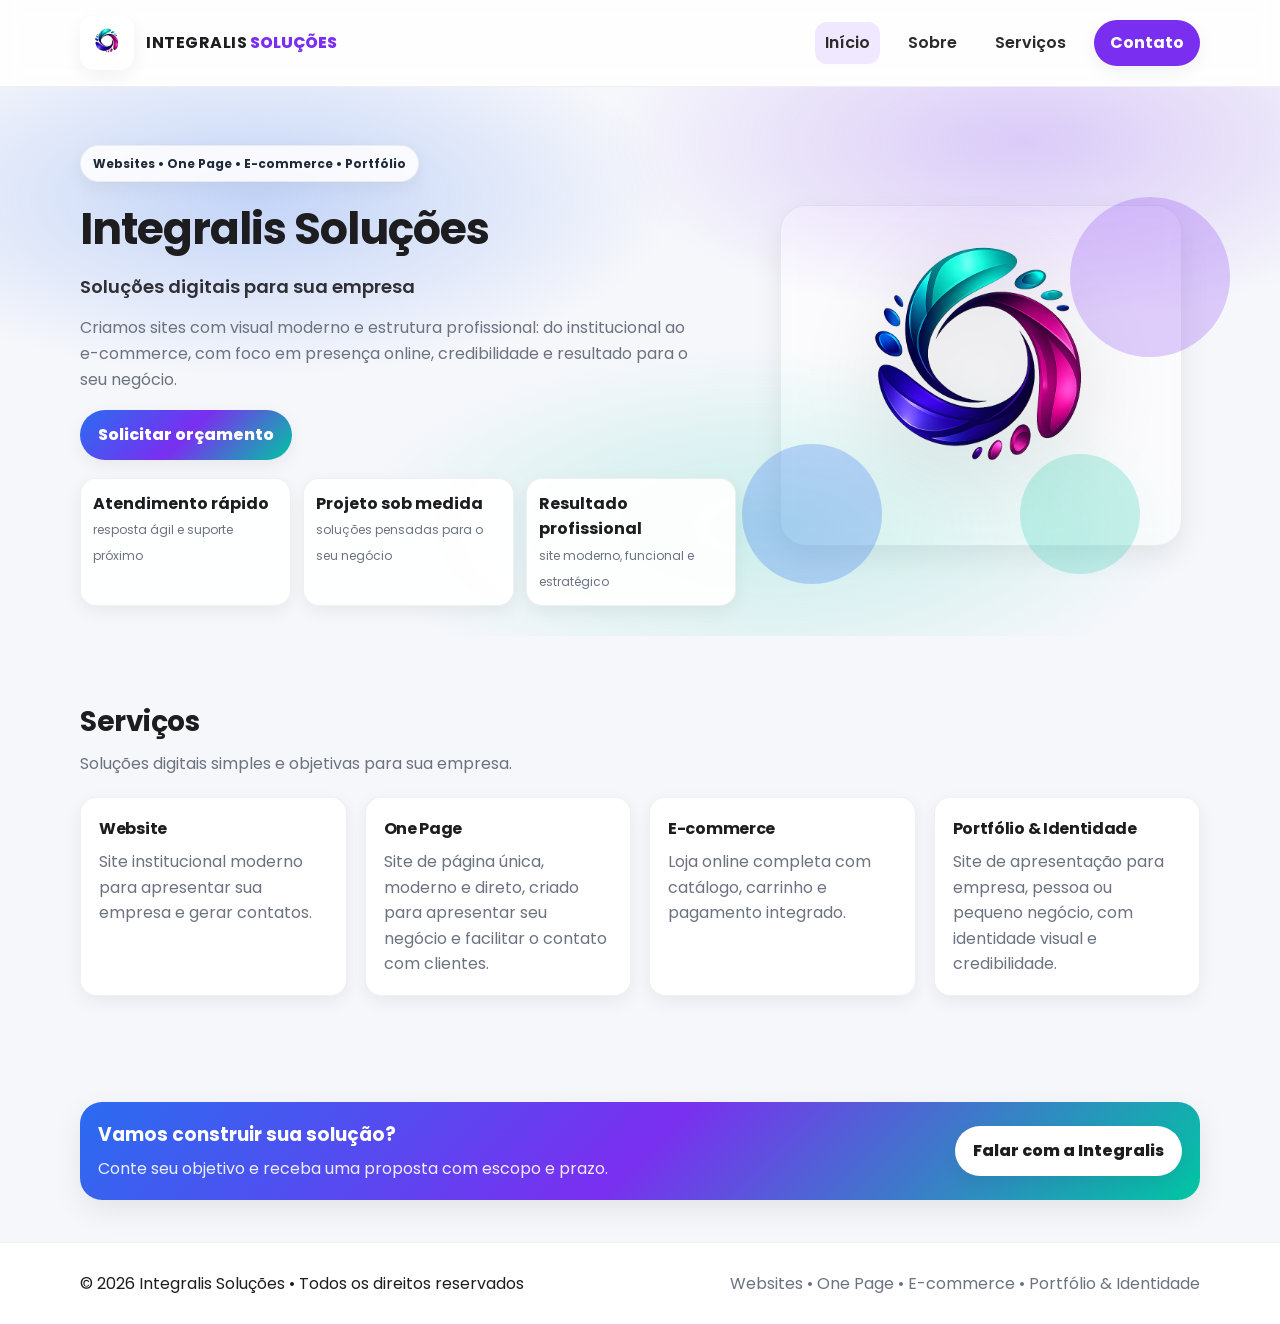
<file: index.html>
<!doctype html>
<html lang="pt-br">
<head>
  <meta charset="utf-8" />
  <meta name="viewport" content="width=device-width,initial-scale=1" />
  <title>Integralis Soluções</title>

  <link rel="stylesheet" href="css/style.css" />
  <link rel="icon" href="data:," />
  <link href="https://fonts.googleapis.com/css2?family=Poppins:wght@300;400;600;700&display=swap" rel="stylesheet">
</head>

<body>
  <header class="header">
    <div class="container nav">
      <a class="brand" href="index.html">
        <img class="brandLogo" src="img/LOGOINTEGRALIS.png" alt="Integralis Soluções" />
        <span class="brandText"><strong>INTEGRALIS</strong> <span>SOLUÇÕES</span></span>
      </a>

      <button class="menuToggle" type="button" aria-label="Abrir menu" aria-expanded="false">
        <span class="burger" aria-hidden="true"></span>
      </button>

      <nav class="menu" aria-label="Menu">
        <a class="menuLink isActive" href="index.html">Início</a>
        <a class="menuLink" href="sobre.html">Sobre</a>
        <a class="menuLink" href="servicos.html">Serviços</a>
        <a class="menuBtn" href="contato.html">Contato</a>
      </nav>
    </div>
  </header>

  <main>
    <section class="hero">
      <div class="container heroGrid">
        <div class="heroText">
          <p class="chip">Websites • One Page • E-commerce • Portfólio</p>

          <h1>Integralis Soluções</h1>
          <h2>Soluções digitais para sua empresa</h2>

          <p class="lead">
            Criamos sites com visual moderno e estrutura profissional: do institucional ao e-commerce,
            com foco em presença online, credibilidade e resultado para o seu negócio.
          </p>

          <div class="heroCtas">
            <a class="btnPrimary" href="contato.html">Solicitar orçamento</a>
          </div>

          <div class="heroBadges">
            <div class="badge">
              <strong>Atendimento rápido</strong>
              <span>resposta ágil e suporte próximo</span>
            </div>
            <div class="badge">
              <strong>Projeto sob medida</strong>
              <span>soluções pensadas para o seu negócio</span>
            </div>
            <div class="badge">
              <strong>Resultado profissional</strong>
              <span>site moderno, funcional e estratégico</span>
            </div>
          </div>
        </div>

        <div class="heroVisual" aria-label="Logo Integralis">
          <div class="logoHeroWrap">
            <img class="logoHero" src="img/LOGOINTEGRALIS.png" alt="Integralis Soluções">
          </div>
          <div class="orb orb1"></div>
          <div class="orb orb2"></div>
          <div class="orb orb3"></div>
        </div>
      </div>
    </section>

    <section class="section" id="servicos">
      <div class="container">
        <div class="sectionHead">
          <h3 class="sectionTitle">Serviços</h3>
          <p class="sectionText">Soluções digitais simples e objetivas para sua empresa.</p>
        </div>

        <div class="grid4">
          <article class="card">
            <h4>Website</h4>
            <p>Site institucional moderno para apresentar sua empresa e gerar contatos.</p>
          </article>

          <article class="card">
            <h4>One Page</h4>
            <p>Site de página única, moderno e direto, criado para apresentar seu negócio e facilitar o contato com clientes.</p>
          </article>

          <article class="card">
            <h4>E-commerce</h4>
            <p>Loja online completa com catálogo, carrinho e pagamento integrado.</p>
          </article>

          <article class="card">
            <h4>Portfólio & Identidade</h4>
            <p>Site de apresentação para empresa, pessoa ou pequeno negócio, com identidade visual e credibilidade.</p>
          </article>
        </div>
      </div>
    </section>

    <section class="cta">
      <div class="container ctaBox">
        <div>
          <h3>Vamos construir sua solução?</h3>
          <p>Conte seu objetivo e receba uma proposta com escopo e prazo.</p>
        </div>
        <a class="btnPrimary" href="contato.html">Falar com a Integralis</a>
      </div>
    </section>
  </main>

  <footer class="footer">
    <div class="container footerInner">
      <p>© <span id="y">2026</span> Integralis Soluções • Todos os direitos reservados</p>
      <p class="muted">Websites • One Page • E-commerce • Portfólio & Identidade</p>
    </div>
    <script>
      document.getElementById("y").textContent = new Date().getFullYear();
    </script>
  </footer>

<script>
document.addEventListener("DOMContentLoaded", () => {
  const btn = document.querySelector(".menuToggle");
  const menu = document.querySelector(".menu");
  if (!btn || !menu) return;

  let overlay = document.querySelector(".menuOverlay");
  if (!overlay) {
    overlay = document.createElement("div");
    overlay.className = "menuOverlay";
    document.body.appendChild(overlay);
  }

  const menuLinks = menu.querySelectorAll("a");

  function closeMenu() {
    document.body.classList.remove("menuOpen");
    btn.setAttribute("aria-expanded", "false");
  }

  function openMenu() {
    document.body.classList.add("menuOpen");
    btn.setAttribute("aria-expanded", "true");
  }

  function toggleMenu() {
    if (document.body.classList.contains("menuOpen")) {
      closeMenu();
    } else {
      openMenu();
    }
  }

  btn.addEventListener("click", (e) => {
    e.preventDefault();
    e.stopPropagation();
    toggleMenu();
  });

  overlay.addEventListener("click", closeMenu);

  menuLinks.forEach(link => {
    link.addEventListener("click", () => {
      closeMenu();
    });
  });

  document.addEventListener("keydown", (e) => {
    if (e.key === "Escape") closeMenu();
  });
});
</script>
</body>
</html>
</file>
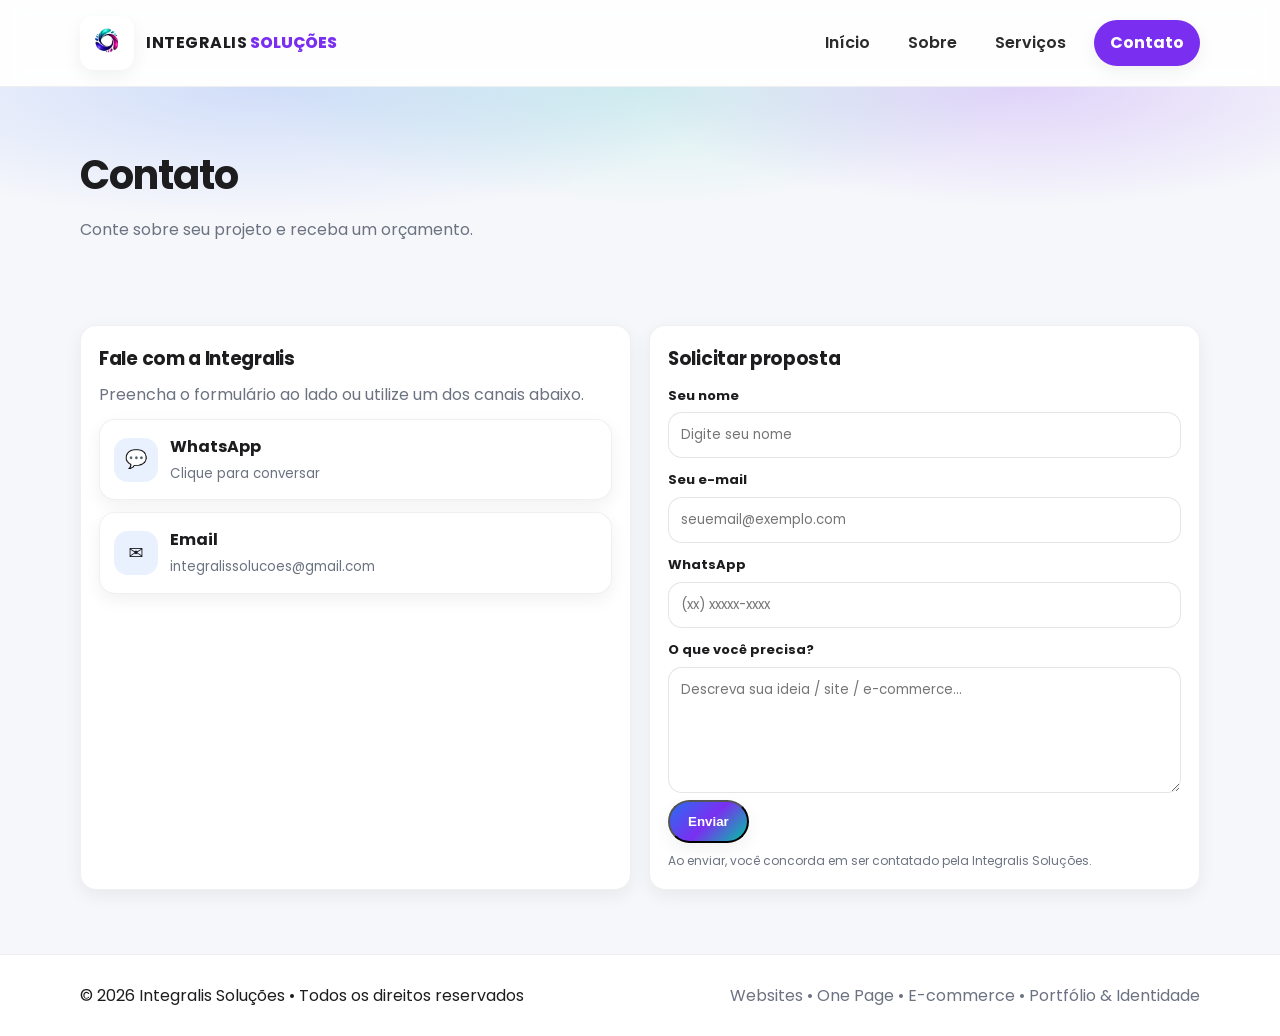
<file: contato.html>
<!doctype html>
<html lang="pt-br">
<head>
  <meta charset="utf-8" />
  <meta name="viewport" content="width=device-width,initial-scale=1" />
  <title>Contato • Integralis Soluções</title>

  <link rel="stylesheet" href="css/style.css" />
  <link rel="icon" href="data:," />
  <link href="https://fonts.googleapis.com/css2?family=Poppins:wght@300;400;600;700&display=swap" rel="stylesheet">
</head>

<body>
  <header class="header">
  <div class="container nav">
    <a class="brand" href="index.html">
      <img class="brandLogo" src="img/LOGOINTEGRALIS.png" alt="Integralis Soluções" />
      <span class="brandText"><strong>INTEGRALIS</strong> <span>SOLUÇÕES</span></span>
    </a>

    <button class="menuToggle" type="button" aria-label="Abrir menu" aria-expanded="false">
      <span class="burger" aria-hidden="true"></span>
    </button>

    <nav class="menu" aria-label="Menu">
      <a class="menuLink" href="index.html">Início</a>
      <a class="menuLink" href="sobre.html">Sobre</a>
      <a class="menuLink" href="servicos.html">Serviços</a>
      <a class="menuBtn" href="contato.html">Contato</a>
    </nav>
  </div>
</header>

  <main>
    <section class="pageHero">
      <div class="container">
        <h1 class="pageTitle">Contato</h1>
        <p class="pageSubtitle">Conte sobre seu projeto e receba um orçamento.</p>
      </div>
    </section>

    <section class="section">
      <div class="container">
        <div class="grid2">
          <div class="card">
            <h3>Fale com a Integralis</h3>
            <p class="muted">Preencha o formulário ao lado ou utilize um dos canais abaixo.</p>

            <div class="contactList">
              <a class="contactItem"
                 href="https://api.whatsapp.com/send?phone=5585991799849&text=Olá%20Integralis%20Soluções!%20Quero%20um%20orçamento."
                 target="_blank" rel="noopener">
                <span class="contactIcon" aria-hidden="true">💬</span>
                <span>
                  <strong>WhatsApp</strong><br>
                  <small class="muted">Clique para conversar</small>
                </span>
              </a>

              <a class="contactItem" href="mailto:integralissolucoes@gmail.com">
                <span class="contactIcon" aria-hidden="true">✉️</span>
                <span>
                  <strong>Email</strong><br>
                  <small class="muted">integralissolucoes@gmail.com</small>
                </span>
              </a>
            </div>
          </div>

          <form class="card form"
                action="https://formsubmit.co/toti.clash9@gmail.com"
                method="POST">

            <input type="hidden" name="_subject" value="Novo contato - Integralis Soluções">
            <input type="hidden" name="_captcha" value="false">
            <input type="hidden" name="_template" value="table">
            <input type="hidden" name="_next" value="https://totti-code.github.io/Site-Integralis/contato.html">

            <h3>Solicitar proposta</h3>

            <label class="field">
              <span>Seu nome</span>
              <input required name="nome" type="text" placeholder="Digite seu nome" />
            </label>

            <label class="field">
              <span>Seu e-mail</span>
              <input required name="email" type="email" placeholder="seuemail@exemplo.com" />
            </label>

            <label class="field">
              <span>WhatsApp</span>
              <input name="whatsapp" type="text" placeholder="(xx) xxxxx-xxxx" />
            </label>

            <label class="field">
              <span>O que você precisa?</span>
              <textarea required name="mensagem" rows="5" placeholder="Descreva sua ideia / site / e-commerce..."></textarea>
            </label>

            <button class="btnPrimary" type="submit">Enviar</button>

            <p class="muted tiny">Ao enviar, você concorda em ser contatado pela Integralis Soluções.</p>
          </form>
        </div>
      </div>
    </section>
  </main>

  <footer class="footer">
    <div class="container footerInner">
      <p>© <span id="y">2026</span> Integralis Soluções • Todos os direitos reservados</p>
      <p class="muted">Websites • One Page • E-commerce • Portfólio & Identidade</p>
    </div>
    <script>document.getElementById("y").textContent = new Date().getFullYear();</script>
  </footer>

 <script>
document.addEventListener("DOMContentLoaded", () => {
  const btn = document.querySelector(".menuToggle");
  const menu = document.querySelector(".menu");
  if (!btn || !menu) return;

  let overlay = document.querySelector(".menuOverlay");
  if (!overlay) {
    overlay = document.createElement("div");
    overlay.className = "menuOverlay";
    document.body.appendChild(overlay);
  }

  const menuLinks = menu.querySelectorAll("a");

  function closeMenu() {
    document.body.classList.remove("menuOpen");
    btn.setAttribute("aria-expanded", "false");
  }

  function openMenu() {
    document.body.classList.add("menuOpen");
    btn.setAttribute("aria-expanded", "true");
  }

  function toggleMenu() {
    if (document.body.classList.contains("menuOpen")) {
      closeMenu();
    } else {
      openMenu();
    }
  }

  btn.addEventListener("click", (e) => {
    e.preventDefault();
    e.stopPropagation();
    toggleMenu();
  });

  overlay.addEventListener("click", closeMenu);

  menuLinks.forEach(link => {
    link.addEventListener("click", () => {
      closeMenu();
    });
  });

  document.addEventListener("keydown", (e) => {
    if (e.key === "Escape") closeMenu();
  });
});
</script>
</body>
</html>
</file>
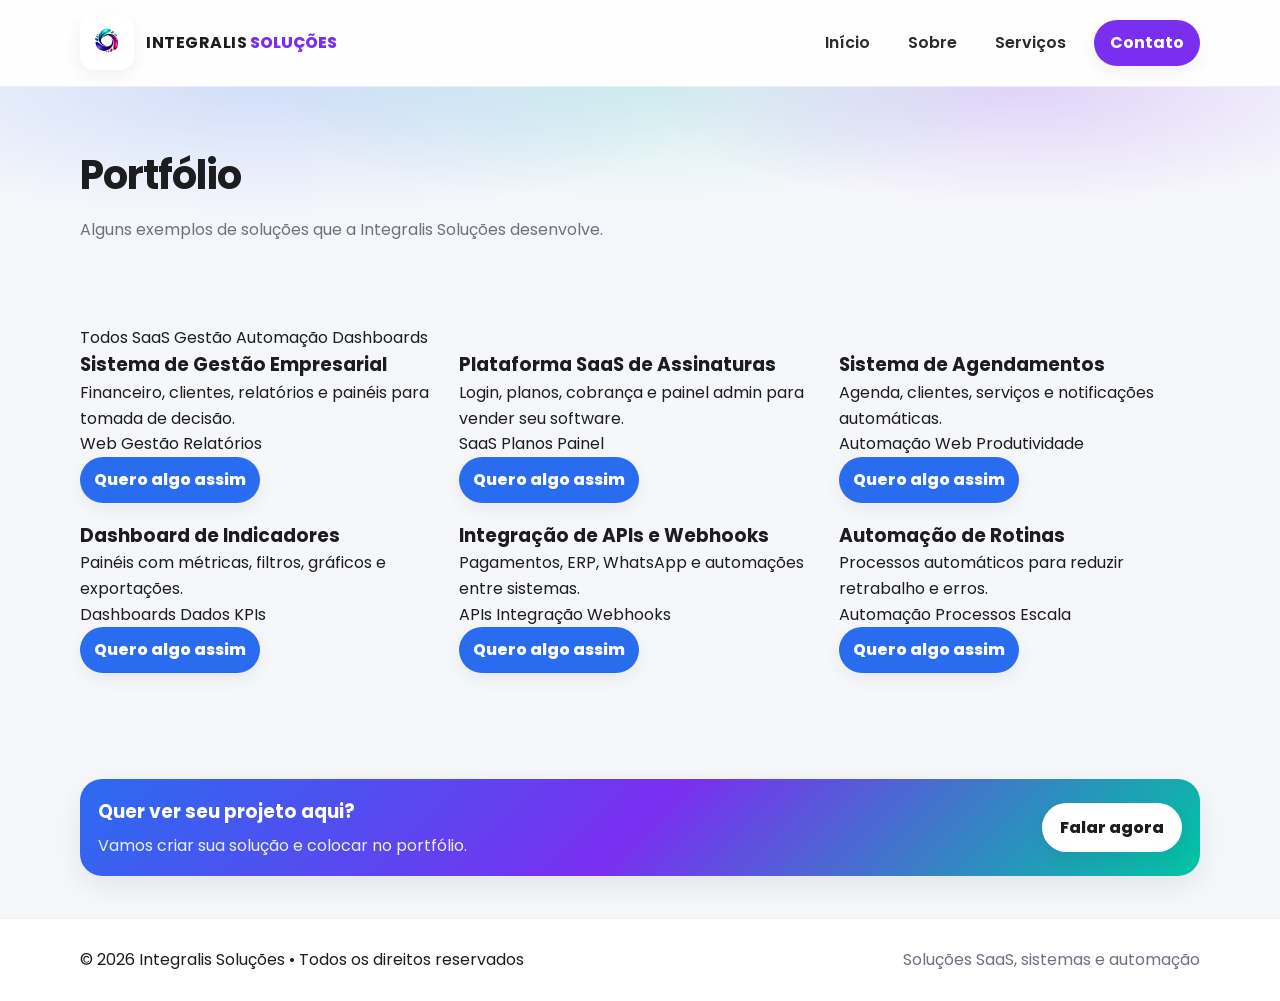
<file: portfolio.html>
<!doctype html>
<html lang="pt-br">
<head>
  <meta charset="utf-8" />
  <meta name="viewport" content="width=device-width,initial-scale=1" />
  <title>Portfólio • Integralis Soluções</title>

  <link rel="stylesheet" href="css/style.css" />
  <link rel="icon" href="data:," />
  <link href="https://fonts.googleapis.com/css2?family=Poppins:wght@300;400;600;700&display=swap" rel="stylesheet">
</head>

<body>
  <header class="header">
    <div class="container nav">
      <a class="brand" href="index.html">
        <img class="brandLogo" src="img/LOGOINTEGRALIS.png" alt="Integralis Soluções" />
        <span class="brandText">
          <strong>INTEGRALIS</strong> <span>SOLUÇÕES</span>
        </span>
      </a>

      <button class="menuToggle" type="button" aria-label="Abrir menu" aria-expanded="false">
        <span class="burger" aria-hidden="true"></span>
      </button>

      <nav class="menu" aria-label="Menu">
        <a class="menuLink" href="index.html">Início</a>
        <a class="menuLink" href="sobre.html">Sobre</a>
        <a class="menuLink" href="servicos.html">Serviços</a>
        <a class="menuBtn" href="contato.html">Contato</a>
      </nav>
    </div>
  </header>

  <main>
    <section class="pageHero">
      <div class="container">
        <h1 class="pageTitle">Portfólio</h1>
        <p class="pageSubtitle">
          Alguns exemplos de soluções que a Integralis Soluções desenvolve.
        </p>
      </div>
    </section>

    <section class="section">
      <div class="container">
        <div class="filters">
          <span class="filterTag isOn">Todos</span>
          <span class="filterTag">SaaS</span>
          <span class="filterTag">Gestão</span>
          <span class="filterTag">Automação</span>
          <span class="filterTag">Dashboards</span>
        </div>

        <div class="grid3">
          <article class="project">
            <div class="projectThumb"></div>
            <h3>Sistema de Gestão Empresarial</h3>
            <p>Financeiro, clientes, relatórios e painéis para tomada de decisão.</p>
            <div class="pillRow">
              <span class="pill">Web</span>
              <span class="pill">Gestão</span>
              <span class="pill">Relatórios</span>
            </div>
            <a class="btnSmall" href="contato.html">Quero algo assim</a>
          </article>

          <article class="project">
            <div class="projectThumb alt"></div>
            <h3>Plataforma SaaS de Assinaturas</h3>
            <p>Login, planos, cobrança e painel admin para vender seu software.</p>
            <div class="pillRow">
              <span class="pill">SaaS</span>
              <span class="pill">Planos</span>
              <span class="pill">Painel</span>
            </div>
            <a class="btnSmall" href="contato.html">Quero algo assim</a>
          </article>

          <article class="project">
            <div class="projectThumb"></div>
            <h3>Sistema de Agendamentos</h3>
            <p>Agenda, clientes, serviços e notificações automáticas.</p>
            <div class="pillRow">
              <span class="pill">Automação</span>
              <span class="pill">Web</span>
              <span class="pill">Produtividade</span>
            </div>
            <a class="btnSmall" href="contato.html">Quero algo assim</a>
          </article>

          <article class="project">
            <div class="projectThumb alt"></div>
            <h3>Dashboard de Indicadores</h3>
            <p>Painéis com métricas, filtros, gráficos e exportações.</p>
            <div class="pillRow">
              <span class="pill">Dashboards</span>
              <span class="pill">Dados</span>
              <span class="pill">KPIs</span>
            </div>
            <a class="btnSmall" href="contato.html">Quero algo assim</a>
          </article>

          <article class="project">
            <div class="projectThumb"></div>
            <h3>Integração de APIs e Webhooks</h3>
            <p>Pagamentos, ERP, WhatsApp e automações entre sistemas.</p>
            <div class="pillRow">
              <span class="pill">APIs</span>
              <span class="pill">Integração</span>
              <span class="pill">Webhooks</span>
            </div>
            <a class="btnSmall" href="contato.html">Quero algo assim</a>
          </article>

          <article class="project">
            <div class="projectThumb alt"></div>
            <h3>Automação de Rotinas</h3>
            <p>Processos automáticos para reduzir retrabalho e erros.</p>
            <div class="pillRow">
              <span class="pill">Automação</span>
              <span class="pill">Processos</span>
              <span class="pill">Escala</span>
            </div>
            <a class="btnSmall" href="contato.html">Quero algo assim</a>
          </article>
        </div>
      </div>
    </section>

    <section class="cta">
      <div class="container ctaBox">
        <div>
          <h3>Quer ver seu projeto aqui?</h3>
          <p>Vamos criar sua solução e colocar no portfólio.</p>
        </div>
        <a class="btnPrimary" href="contato.html">Falar agora</a>
      </div>
    </section>
  </main>

  <footer class="footer">
    <div class="container footerInner">
      <p>© <span id="y">2026</span> Integralis Soluções • Todos os direitos reservados</p>
      <p class="muted">Soluções SaaS, sistemas e automação</p>
    </div>
    <script>
document.addEventListener("DOMContentLoaded", () => {
  const btn = document.querySelector(".menuToggle");
  const menu = document.querySelector(".menu");
  if (!btn || !menu) return;

  let overlay = document.querySelector(".menuOverlay");
  if (!overlay) {
    overlay = document.createElement("div");
    overlay.className = "menuOverlay";
    document.body.appendChild(overlay);
  }

  const menuLinks = menu.querySelectorAll("a");

  function closeMenu() {
    document.body.classList.remove("menuOpen");
    btn.setAttribute("aria-expanded", "false");
  }

  function openMenu() {
    document.body.classList.add("menuOpen");
    btn.setAttribute("aria-expanded", "true");
  }

  function toggleMenu() {
    if (document.body.classList.contains("menuOpen")) {
      closeMenu();
    } else {
      openMenu();
    }
  }

  btn.addEventListener("click", (e) => {
    e.preventDefault();
    e.stopPropagation();
    toggleMenu();
  });

  overlay.addEventListener("click", closeMenu);

  menuLinks.forEach(link => {
    link.addEventListener("click", () => {
      closeMenu();
    });
  });

  document.addEventListener("keydown", (e) => {
    if (e.key === "Escape") closeMenu();
  });
});
</script>
</body>
</html>
</file>
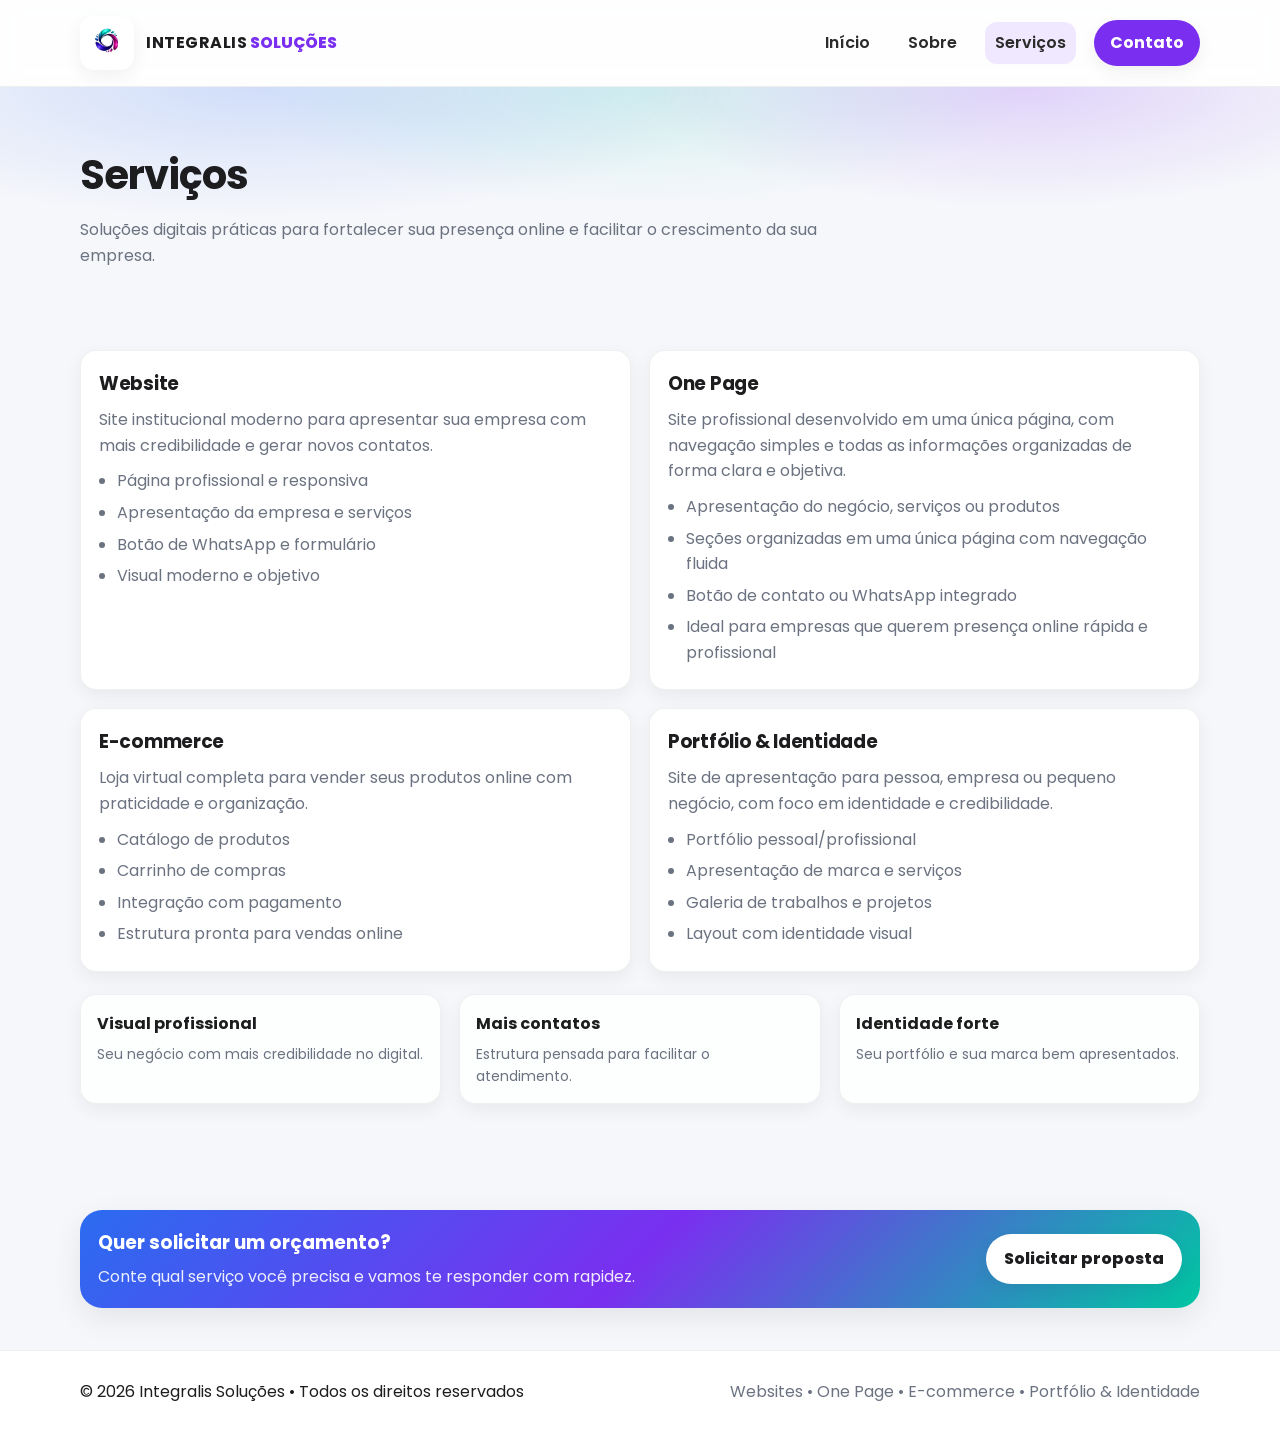
<file: servicos.html>
<!doctype html>
<html lang="pt-br">
<head>
  <meta charset="utf-8" />
  <meta name="viewport" content="width=device-width,initial-scale=1" />
  <title>Serviços • Integralis Soluções</title>

  <link rel="stylesheet" href="css/style.css" />
  <link rel="icon" href="data:," />
  <link href="https://fonts.googleapis.com/css2?family=Poppins:wght@300;400;600;700&display=swap" rel="stylesheet">
</head>

<body>
  <header class="header">
    <div class="container nav">
      <a class="brand" href="index.html">
        <img class="brandLogo" src="img/LOGOINTEGRALIS.png" alt="Integralis Soluções" />
        <span class="brandText"><strong>INTEGRALIS</strong> <span>SOLUÇÕES</span></span>
      </a>

      <button class="menuToggle" type="button" aria-label="Abrir menu" aria-expanded="false">
        <span class="burger" aria-hidden="true"></span>
      </button>

      <nav class="menu" aria-label="Menu">
        <a class="menuLink" href="index.html">Início</a>
        <a class="menuLink" href="sobre.html">Sobre</a>
        <a class="menuLink isActive" href="servicos.html">Serviços</a>
        <a class="menuBtn" href="contato.html">Contato</a>
      </nav>
    </div>
  </header>

  <main>
    <section class="pageHero">
      <div class="container">
        <h1 class="pageTitle">Serviços</h1>
        <p class="pageSubtitle">
          Soluções digitais práticas para fortalecer sua presença online e facilitar o crescimento da sua empresa.
        </p>
      </div>
    </section>

    <section class="section">
      <div class="container">
        <div class="grid2">
          <article class="card">
            <h3>Website</h3>
            <p>Site institucional moderno para apresentar sua empresa com mais credibilidade e gerar novos contatos.</p>
            <ul class="list">
              <li>Página profissional e responsiva</li>
              <li>Apresentação da empresa e serviços</li>
              <li>Botão de WhatsApp e formulário</li>
              <li>Visual moderno e objetivo</li>
            </ul>
          </article>

          <article class="card">
            <h3>One Page</h3>
            <p>Site profissional desenvolvido em uma única página, com navegação simples e todas as informações organizadas de forma clara e objetiva.</p>
            <ul class="list">
              <li>Apresentação do negócio, serviços ou produtos</li>
              <li>Seções organizadas em uma única página com navegação fluida</li>
              <li>Botão de contato ou WhatsApp integrado</li>
              <li>Ideal para empresas que querem presença online rápida e profissional</li>
            </ul>
          </article>

          <article class="card">
            <h3>E-commerce</h3>
            <p>Loja virtual completa para vender seus produtos online com praticidade e organização.</p>
            <ul class="list">
              <li>Catálogo de produtos</li>
              <li>Carrinho de compras</li>
              <li>Integração com pagamento</li>
              <li>Estrutura pronta para vendas online</li>
            </ul>
          </article>

          <article class="card">
            <h3>Portfólio & Identidade</h3>
            <p>Site de apresentação para pessoa, empresa ou pequeno negócio, com foco em identidade e credibilidade.</p>
            <ul class="list">
              <li>Portfólio pessoal/profissional</li>
              <li>Apresentação de marca e serviços</li>
              <li>Galeria de trabalhos e projetos</li>
              <li>Layout com identidade visual</li>
            </ul>
          </article>
        </div>

        <div class="spacer"></div>

        <div class="grid3">
          <div class="miniCard">
            <h4>Visual profissional</h4>
            <p>Seu negócio com mais credibilidade no digital.</p>
          </div>
          <div class="miniCard">
            <h4>Mais contatos</h4>
            <p>Estrutura pensada para facilitar o atendimento.</p>
          </div>
          <div class="miniCard">
            <h4>Identidade forte</h4>
            <p>Seu portfólio e sua marca bem apresentados.</p>
          </div>
        </div>
      </div>
    </section>

    <section class="cta">
      <div class="container ctaBox">
        <div>
          <h3>Quer solicitar um orçamento?</h3>
          <p>Conte qual serviço você precisa e vamos te responder com rapidez.</p>
        </div>
        <a class="btnPrimary" href="contato.html">Solicitar proposta</a>
      </div>
    </section>
  </main>

  <footer class="footer">
    <div class="container footerInner">
      <p>© <span id="y">2026</span> Integralis Soluções • Todos os direitos reservados</p>
      <p class="muted">Websites • One Page • E-commerce • Portfólio & Identidade</p>
    </div>
    <script>
      document.getElementById("y").textContent = new Date().getFullYear();
    </script>
  </footer>

  <script>
  document.addEventListener("DOMContentLoaded", () => {
    const btn = document.querySelector(".menuToggle");
    const menu = document.querySelector(".menu");
    if (!btn || !menu) return;

    let overlay = document.querySelector(".menuOverlay");
    if (!overlay) {
      overlay = document.createElement("div");
      overlay.className = "menuOverlay";
      document.body.appendChild(overlay);
    }

    const menuLinks = menu.querySelectorAll("a");

    function closeMenu() {
      document.body.classList.remove("menuOpen");
      btn.setAttribute("aria-expanded", "false");
    }

    function openMenu() {
      document.body.classList.add("menuOpen");
      btn.setAttribute("aria-expanded", "true");
    }

    function toggleMenu() {
      if (document.body.classList.contains("menuOpen")) {
        closeMenu();
      } else {
        openMenu();
      }
    }

    btn.addEventListener("click", (e) => {
      e.preventDefault();
      e.stopPropagation();
      toggleMenu();
    });

    overlay.addEventListener("click", closeMenu);

    menuLinks.forEach(link => {
      link.addEventListener("click", () => {
        closeMenu();
      });
    });

    document.addEventListener("keydown", (e) => {
      if (e.key === "Escape") closeMenu();
    });
  });
  </script>
</body>
</html>
</file>
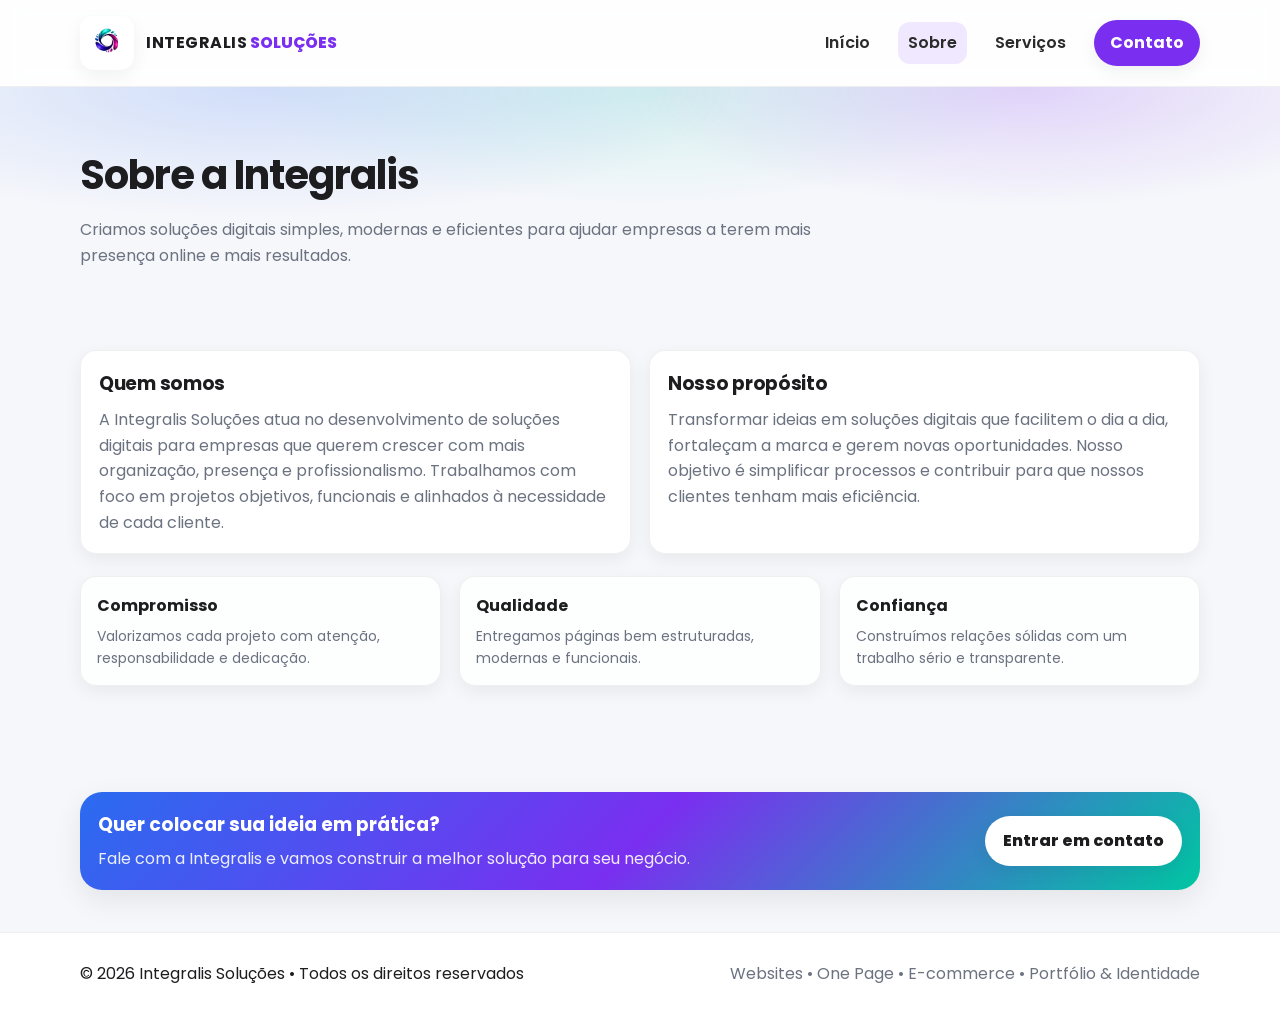
<file: sobre.html>
<!doctype html>
<html lang="pt-br">
<head>
  <meta charset="utf-8" />
  <meta name="viewport" content="width=device-width,initial-scale=1" />
  <title>Sobre • Integralis Soluções</title>

  <link rel="stylesheet" href="css/style.css" />
  <link rel="icon" href="data:," />
  <link href="https://fonts.googleapis.com/css2?family=Poppins:wght@300;400;600;700&display=swap" rel="stylesheet">
</head>

<body>
  <header class="header">
    <div class="container nav">
      <a class="brand" href="index.html">
        <img class="brandLogo" src="img/LOGOINTEGRALIS.png" alt="Integralis Soluções" />
        <span class="brandText"><strong>INTEGRALIS</strong> <span>SOLUÇÕES</span></span>
      </a>

      <button class="menuToggle" type="button" aria-label="Abrir menu" aria-expanded="false">
        <span class="burger" aria-hidden="true"></span>
      </button>

      <nav class="menu" aria-label="Menu">
        <a class="menuLink" href="index.html">Início</a>
        <a class="menuLink isActive" href="sobre.html">Sobre</a>
        <a class="menuLink" href="servicos.html">Serviços</a>
        <a class="menuBtn" href="contato.html">Contato</a>
      </nav>
    </div>
  </header>

  <main>
    <section class="pageHero">
      <div class="container">
        <h1 class="pageTitle">Sobre a Integralis</h1>
        <p class="pageSubtitle">
          Criamos soluções digitais simples, modernas e eficientes para ajudar empresas a terem mais presença online e mais resultados.
        </p>
      </div>
    </section>

    <section class="section">
      <div class="container">
        <div class="grid2">
          <div class="card">
            <h3>Quem somos</h3>
            <p>
              A Integralis Soluções atua no desenvolvimento de soluções digitais para empresas que querem crescer com mais organização, presença e profissionalismo.
              Trabalhamos com foco em projetos objetivos, funcionais e alinhados à necessidade de cada cliente.
            </p>
          </div>

          <div class="card">
            <h3>Nosso propósito</h3>
            <p>
              Transformar ideias em soluções digitais que facilitem o dia a dia, fortaleçam a marca e gerem novas oportunidades.
              Nosso objetivo é simplificar processos e contribuir para que nossos clientes tenham mais eficiência.
            </p>
          </div>
        </div>

        <div class="spacer"></div>

        <div class="grid3">
          <div class="miniCard">
            <h4>Compromisso</h4>
            <p>Valorizamos cada projeto com atenção, responsabilidade e dedicação.</p>
          </div>
          <div class="miniCard">
            <h4>Qualidade</h4>
            <p>Entregamos páginas bem estruturadas, modernas e funcionais.</p>
          </div>
          <div class="miniCard">
            <h4>Confiança</h4>
            <p>Construímos relações sólidas com um trabalho sério e transparente.</p>
          </div>
        </div>
      </div>
    </section>

    <section class="cta">
      <div class="container ctaBox">
        <div>
          <h3>Quer colocar sua ideia em prática?</h3>
          <p>Fale com a Integralis e vamos construir a melhor solução para seu negócio.</p>
        </div>
        <a class="btnPrimary" href="contato.html">Entrar em contato</a>
      </div>
    </section>
  </main>

  <footer class="footer">
    <div class="container footerInner">
      <p>© <span id="y">2026</span> Integralis Soluções • Todos os direitos reservados</p>
      <p class="muted">Websites • One Page • E-commerce • Portfólio & Identidade</p>
    </div>
    <script>
      document.getElementById("y").textContent = new Date().getFullYear();
    </script>
  </footer>

  <script>
document.addEventListener("DOMContentLoaded", () => {
  const btn = document.querySelector(".menuToggle");
  const menu = document.querySelector(".menu");
  if (!btn || !menu) return;

  let overlay = document.querySelector(".menuOverlay");
  if (!overlay) {
    overlay = document.createElement("div");
    overlay.className = "menuOverlay";
    document.body.appendChild(overlay);
  }

  const menuLinks = menu.querySelectorAll("a");

  function closeMenu() {
    document.body.classList.remove("menuOpen");
    btn.setAttribute("aria-expanded", "false");
  }

  function openMenu() {
    document.body.classList.add("menuOpen");
    btn.setAttribute("aria-expanded", "true");
  }

  function toggleMenu() {
    if (document.body.classList.contains("menuOpen")) {
      closeMenu();
    } else {
      openMenu();
    }
  }

  btn.addEventListener("click", (e) => {
    e.preventDefault();
    e.stopPropagation();
    toggleMenu();
  });

  overlay.addEventListener("click", closeMenu);

  menuLinks.forEach(link => {
    link.addEventListener("click", () => {
      closeMenu();
    });
  });

  document.addEventListener("keydown", (e) => {
    if (e.key === "Escape") closeMenu();
  });
});
</script>
</body>
</html>
</file>
<file: css/style.css>
/* =========================
INTEGRALIS SOLUÇÕES
CSS GLOBAL (multi-page)
========================= */

*{margin:0;padding:0;box-sizing:border-box;}
html,body{height:100%;}
body{
  font-family:'Poppins',system-ui,-apple-system,Segoe UI,Roboto,Arial,sans-serif;
  background:#f6f7fb;
  color:#1d1d1f;
  line-height:1.6;
}

:root{
  --blue:#2A6CF0;
  --purple:#7A2FF0;
  --green:#00C6A2;
  --bg:#f6f7fb;
  --card:#ffffff;
  --text:#1d1d1f;
  --muted:#6b7280;
  --shadow:0 10px 30px rgba(0,0,0,.08);
  --shadow2:0 6px 18px rgba(0,0,0,.06);
  --radius:16px;
  --radius2:22px;
  --grad:linear-gradient(135deg,var(--blue),var(--purple),var(--green));
}

.container{width:min(1120px,92%);margin-inline:auto;}
a{color:inherit;text-decoration:none;}

.header{
  position:sticky;
  top:0;
  z-index:200;
  background:rgba(255,255,255,.88);
  backdrop-filter:blur(10px);
  border-bottom:1px solid rgba(0,0,0,.06);
}

.nav{
  display:flex;
  align-items:center;
  justify-content:space-between;
  padding:16px 0;
  gap:16px;
}

.brand{
  display:flex;
  align-items:center;
  gap:12px;
  font-weight:700;
}

.brandLogo{
  width:54px;
  height:54px;
  object-fit:contain;
  border-radius:14px;
  background:#fff;
  box-shadow:var(--shadow2);
  padding:6px;
}

.brandText strong{letter-spacing:.5px;}
.brandText span{color:var(--purple);font-weight:800;}

.menu{
  display:flex;
  align-items:center;
  gap:18px;
  flex-wrap:wrap;
}

.menuLink{
  font-weight:600;
  color:#2b2b2b;
  padding:8px 10px;
  border-radius:12px;
}

.menuLink:hover{background:rgba(0,0,0,.04);}
.isActive{background:rgba(122,47,240,.10);}

.menuBtn{
  display:inline-flex;
  align-items:center;
  justify-content:center;
  padding:10px 16px;
  border-radius:999px;
  font-weight:700;
  color:#fff;
  background:var(--purple);
  box-shadow:var(--shadow2);
}

.btnPrimary{
  display:inline-flex;
  align-items:center;
  justify-content:center;
  padding:12px 18px;
  border-radius:999px;
  font-weight:800;
  color:#fff;
  background:var(--grad);
  box-shadow:var(--shadow2);
}

.btnSmall{
  display:inline-flex;
  align-items:center;
  justify-content:center;
  padding:10px 14px;
  border-radius:999px;
  font-weight:800;
  color:#fff;
  background:var(--blue);
  box-shadow:var(--shadow2);
}

.muted{color:var(--muted);}
.tiny{font-size:12px;margin-top:10px;}
.spacer{height:22px;}

.section{padding:64px 0;}
.sectionHead{margin-bottom:20px;}
.sectionTitle{font-size:28px;letter-spacing:-.5px;}
.sectionText{color:var(--muted);margin-top:6px;}

.pageHero{
  padding:56px 0 18px 0;
  background:
    radial-gradient(800px 220px at 20% 0%, rgba(42,108,240,.18), transparent 60%),
    radial-gradient(700px 220px at 80% 0%, rgba(122,47,240,.18), transparent 55%),
    radial-gradient(700px 220px at 50% 0%, rgba(0,198,162,.14), transparent 55%);
}

.pageTitle{font-size:40px;letter-spacing:-1px;}
.pageSubtitle{color:var(--muted);margin-top:10px;max-width:760px;}

.hero{
  padding:58px 0 30px 0;
  background:
    radial-gradient(700px 300px at 20% 20%, rgba(42,108,240,.25), transparent 60%),
    radial-gradient(700px 300px at 80% 10%, rgba(122,47,240,.22), transparent 60%),
    radial-gradient(700px 300px at 60% 80%, rgba(0,198,162,.18), transparent 60%);
}

.heroGrid{
  display:grid;
  grid-template-columns:1.2fr .8fr;
  gap:26px;
  align-items:center;
}

.heroText h1{font-size:44px;letter-spacing:-1px;}
.heroText h2{font-size:18px;font-weight:600;color:#2f2f35;margin-top:8px;}
.lead{color:var(--muted);margin-top:14px;max-width:620px;}
.heroCtas{display:flex;gap:12px;margin-top:18px;flex-wrap:wrap;}

.chip{
  display:inline-flex;
  font-weight:700;
  font-size:12px;
  color:#1f2937;
  padding:8px 12px;
  border-radius:999px;
  background:rgba(255,255,255,.85);
  border:1px solid rgba(0,0,0,.06);
  box-shadow:var(--shadow2);
  margin-bottom:12px;
}

.heroBadges{
  margin-top:18px;
  display:grid;
  grid-template-columns:repeat(3,minmax(0,1fr));
  gap:12px;
}

.badge{
  background:rgba(255,255,255,.9);
  border:1px solid rgba(0,0,0,.06);
  border-radius:var(--radius);
  padding:12px;
  box-shadow:var(--shadow2);
}

.badge strong{display:block;}
.badge span{color:var(--muted);font-size:12px;}

.heroVisual{position:relative;min-height:320px;}

.logoHeroWrap{
  width:100%;
  min-height:320px;
  display:grid;
  place-items:center;
  position:relative;
}

.logoHero{
  width:min(420px,86%);
  height:auto;
  object-fit:contain;
  filter:drop-shadow(0 18px 40px rgba(0,0,0,.12));
  border-radius:18px;
}

.logoHeroWrap::before{
  content:"";
  position:absolute;
  inset:18px;
  border-radius:26px;
  background:rgba(255,255,255,.55);
  border:1px solid rgba(0,0,0,.06);
  box-shadow:var(--shadow);
  backdrop-filter:blur(10px);
  z-index:-1;
}

.orb{
  position:absolute;
  border-radius:50%;
  opacity:.75;
}
.orb1{width:140px;height:140px;left:-20px;bottom:-20px;background:rgba(42,108,240,.35);}
.orb2{width:160px;height:160px;right:-30px;top:10px;background:rgba(122,47,240,.30);}
.orb3{width:120px;height:120px;right:60px;bottom:-10px;background:rgba(0,198,162,.28);}

.grid2{display:grid;grid-template-columns:repeat(2,minmax(0,1fr));gap:18px;}
.grid3{display:grid;grid-template-columns:repeat(3,minmax(0,1fr));gap:18px;}
.grid4{display:grid;grid-template-columns:repeat(4,minmax(0,1fr));gap:18px;}

.card{
  background:var(--card);
  border-radius:var(--radius);
  padding:18px;
  box-shadow:var(--shadow2);
  border:1px solid rgba(0,0,0,.06);
}

.card h3,.card h4{letter-spacing:-.3px;}
.card p{color:var(--muted);margin-top:8px;}

.miniCard{
  background:rgba(255,255,255,.8);
  border:1px solid rgba(0,0,0,.06);
  border-radius:var(--radius);
  padding:16px;
  box-shadow:var(--shadow2);
}

.miniCard p{color:var(--muted);margin-top:6px;font-size:14px;}

.list{margin-top:10px;padding-left:18px;color:var(--muted);}
.list li{margin:6px 0;}

.contactList{margin-top:12px;display:grid;gap:12px;}

.contactItem{
  display:flex;
  gap:12px;
  align-items:center;
  background:#fff;
  border:1px solid rgba(0,0,0,.06);
  border-radius:var(--radius);
  padding:14px;
  box-shadow:var(--shadow2);
}

.contactIcon{
  width:44px;
  height:44px;
  display:grid;
  place-items:center;
  border-radius:14px;
  background:rgba(42,108,240,.10);
  font-size:18px;
}

.form .field{display:block;margin-top:12px;}
.form .field span{display:block;font-weight:700;font-size:13px;margin-bottom:6px;}

input,textarea{
  width:100%;
  padding:12px;
  border-radius:14px;
  border:1px solid rgba(0,0,0,.10);
  outline:none;
  font-family:inherit;
  background:#fff;
}

input:focus,textarea:focus{
  border-color:rgba(122,47,240,.45);
  box-shadow:0 0 0 4px rgba(122,47,240,.12);
}

.cta{padding:42px 0;}

.ctaBox{
  display:flex;
  align-items:center;
  justify-content:space-between;
  gap:16px;
  padding:18px;
  border-radius:var(--radius2);
  background:var(--grad);
  color:#fff;
  box-shadow:var(--shadow);
}

.ctaBox p{opacity:.9;margin-top:6px;}
.ctaBox .btnPrimary{background:#fff;color:#1d1d1f;}

.footer{
  padding:28px 0;
  border-top:1px solid rgba(0,0,0,.06);
  background:#fff;
}

.footerInner{
  display:flex;
  justify-content:space-between;
  align-items:flex-start;
  gap:12px;
  flex-wrap:wrap;
}

/* MENU MOBILE */
.menuToggle{
  display:none;
  width:44px;
  height:44px;
  border:none;
  background:#fff;
  border-radius:14px;
  box-shadow:var(--shadow2);
  border:1px solid rgba(0,0,0,.06);
  cursor:pointer;
}

.burger{
  display:block;
  width:20px;
  height:2px;
  background:#1d1d1f;
  position:relative;
  margin:auto;
  border-radius:2px;
}

.burger::before,
.burger::after{
  content:"";
  position:absolute;
  left:0;
  width:20px;
  height:2px;
  background:#1d1d1f;
  border-radius:2px;
  transition:transform .2s ease, top .2s ease;
}

.burger::before{top:-6px;}
.burger::after{top:6px;}

.menuOverlay{
  position:fixed;
  inset:0;
  background:rgba(0,0,0,.35);
  opacity:0;
  pointer-events:none;
  transition:opacity .2s ease;
  z-index:100;
  display:none !important;
}

@media (max-width:980px){
  .heroGrid{grid-template-columns:1fr;}
  .heroBadges{grid-template-columns:1fr;max-width:520px;}
  .grid4,.grid3,.grid2{grid-template-columns:1fr;}
  .pageTitle{font-size:34px;}
  .heroText h1{font-size:38px;}
}

@media (max-width:720px){
  .menuToggle{
    display:inline-flex;
    align-items:center;
    justify-content:center;
  }

  .menu{
    position:fixed;
    top:72px;
    right:16px;
    left:16px;
    z-index:300;
    display:none;
    flex-direction:column;
    gap:10px;
    padding:14px;
    background:rgba(255,255,255,.96);
    border:1px solid rgba(0,0,0,.08);
    border-radius:18px;
    box-shadow:var(--shadow);
    pointer-events:auto;
  }

  .menuLink{
    display:block;
    width:100%;
    background:rgba(0,0,0,.04);
    border:1px solid rgba(0,0,0,.06);
    padding:12px 14px;
    border-radius:14px;
  }

  .menuBtn{
    width:100%;
    text-align:center;
  }

  body.menuOpen .menu{display:flex;}
  body.menuOpen .menuOverlay{opacity:1;pointer-events:auto;}
  body.menuOpen .burger{background:transparent;}
  body.menuOpen .burger::before{top:0;transform:rotate(45deg);}
  body.menuOpen .burger::after{top:0;transform:rotate(-45deg);}
}
body.menuOpen{
  overflow:hidden;
}

@media (max-width:720px){
  .menu a{
    display:block;
    width:100%;
  }
}
</file>
